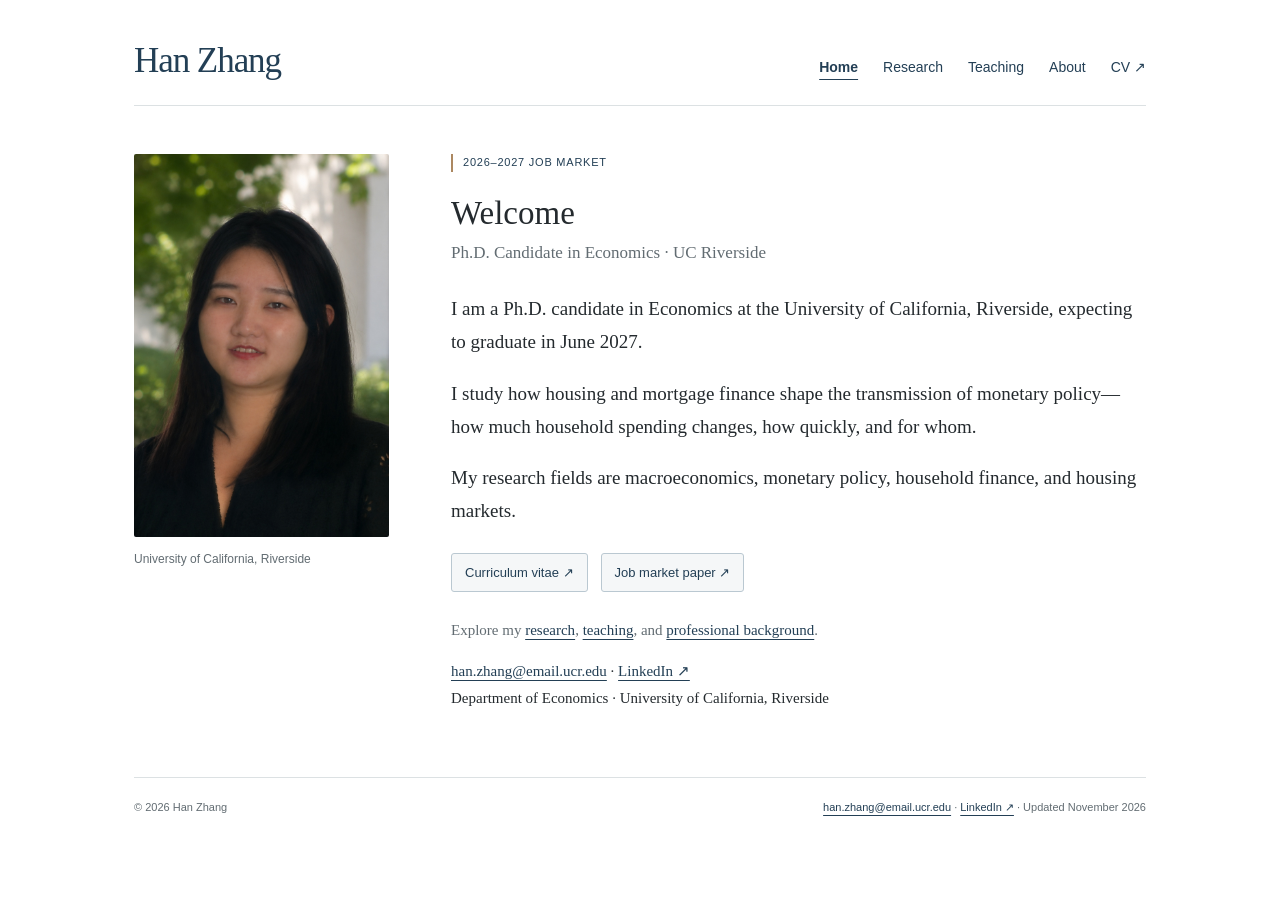
<file: index.html>
<!doctype html>
<html lang="en"><head><meta charset="utf-8"><meta name="viewport" content="width=device-width, initial-scale=1">
<title>Home | Han Zhang | UC Riverside</title><meta name="description" content="Han Zhang, Economics Ph.D. candidate at UC Riverside. Monetary policy, household finance, housing and mortgage refinancing.">
<link rel="canonical" href="https://hanzhang-econ.github.io/"><meta name="theme-color" content="#233f55"><link rel="stylesheet" href="styles.css">
<script>
// Keep bookmarks to the former one-page sections working.
const oldSections = {'#research':'research.html','#teaching':'teaching.html','#experience':'about.html#experience','#awards':'about.html#awards'};
function redirectOldSection() { if (oldSections[location.hash]) location.replace(oldSections[location.hash]); }
redirectOldSection();
window.addEventListener('hashchange', redirectOldSection);
</script>
  <script defer src="https://cloud.umami.is/script.js" data-website-id="b77f5d05-2ca2-4dd0-ac54-45bae30a96ca" data-domains="hanzhang-econ.github.io" data-exclude-search="true" data-exclude-hash="true" data-do-not-track="true"></script>
<meta name="google-site-verification" content="6iMyK_j7DPo3M2GWdz35eQUUkcaRRyH16fN7iAc5J7c">
</head><body><a class="skip" href="#main">Skip to content</a><div class="wrap"><header class="masthead"><a class="brand" href="index.html">Han Zhang</a><nav class="nav" aria-label="Main navigation"><a href="index.html" aria-current="page">Home</a><a href="research.html">Research</a><a href="teaching.html">Teaching</a><a href="about.html">About</a><a href="Han_Zhang_Academic_CV.pdf" data-umami-event="CV PDF click">CV ↗</a></nav></header>
<main id="main" class="home">
<div class="home-photo"><img class="portrait" src="han-zhang.jpg" alt="Han Zhang" width="784" height="1176" fetchpriority="high"><p class="photo-caption">University of California, Riverside</p></div>
<div><p class="market">2026–2027 JOB MARKET</p><h1>Welcome</h1><p class="affiliation">Ph.D. Candidate in Economics · UC Riverside</p>
<div class="intro"><p>I am a Ph.D. candidate in Economics at the University of California, Riverside, expecting to graduate in June 2027.</p><p>I study how housing and mortgage finance shape the transmission of monetary policy—how much household spending changes, how quickly, and for whom.</p><p>My research fields are macroeconomics, monetary policy, household finance, and housing markets.</p></div>
<div class="home-links"><a class="download" href="Han_Zhang_Academic_CV.pdf" data-umami-event="CV PDF click">Curriculum vitae ↗</a><a class="download" href="papers/job-market-paper.pdf" data-umami-event="JMP PDF click">Job market paper ↗</a></div>
<p class="home-more">Explore my <a href="research.html">research</a>, <a href="teaching.html">teaching</a>, and <a href="about.html">professional background</a>.</p>
<p class="contact-text" id="contact"><a href="mailto:han.zhang@email.ucr.edu">han.zhang@email.ucr.edu</a> · <a href="https://www.linkedin.com/in/han-zhang-812bb7201/" data-umami-event="LinkedIn click">LinkedIn ↗</a><br>Department of Economics · University of California, Riverside</p></div></main>
<footer><span>© 2026 Han Zhang</span><span><a href="mailto:han.zhang@email.ucr.edu">han.zhang@email.ucr.edu</a> · <a href="https://www.linkedin.com/in/han-zhang-812bb7201/" data-umami-event="LinkedIn click">LinkedIn ↗</a> · Updated November 2026</span></footer></div></body></html>
</file>
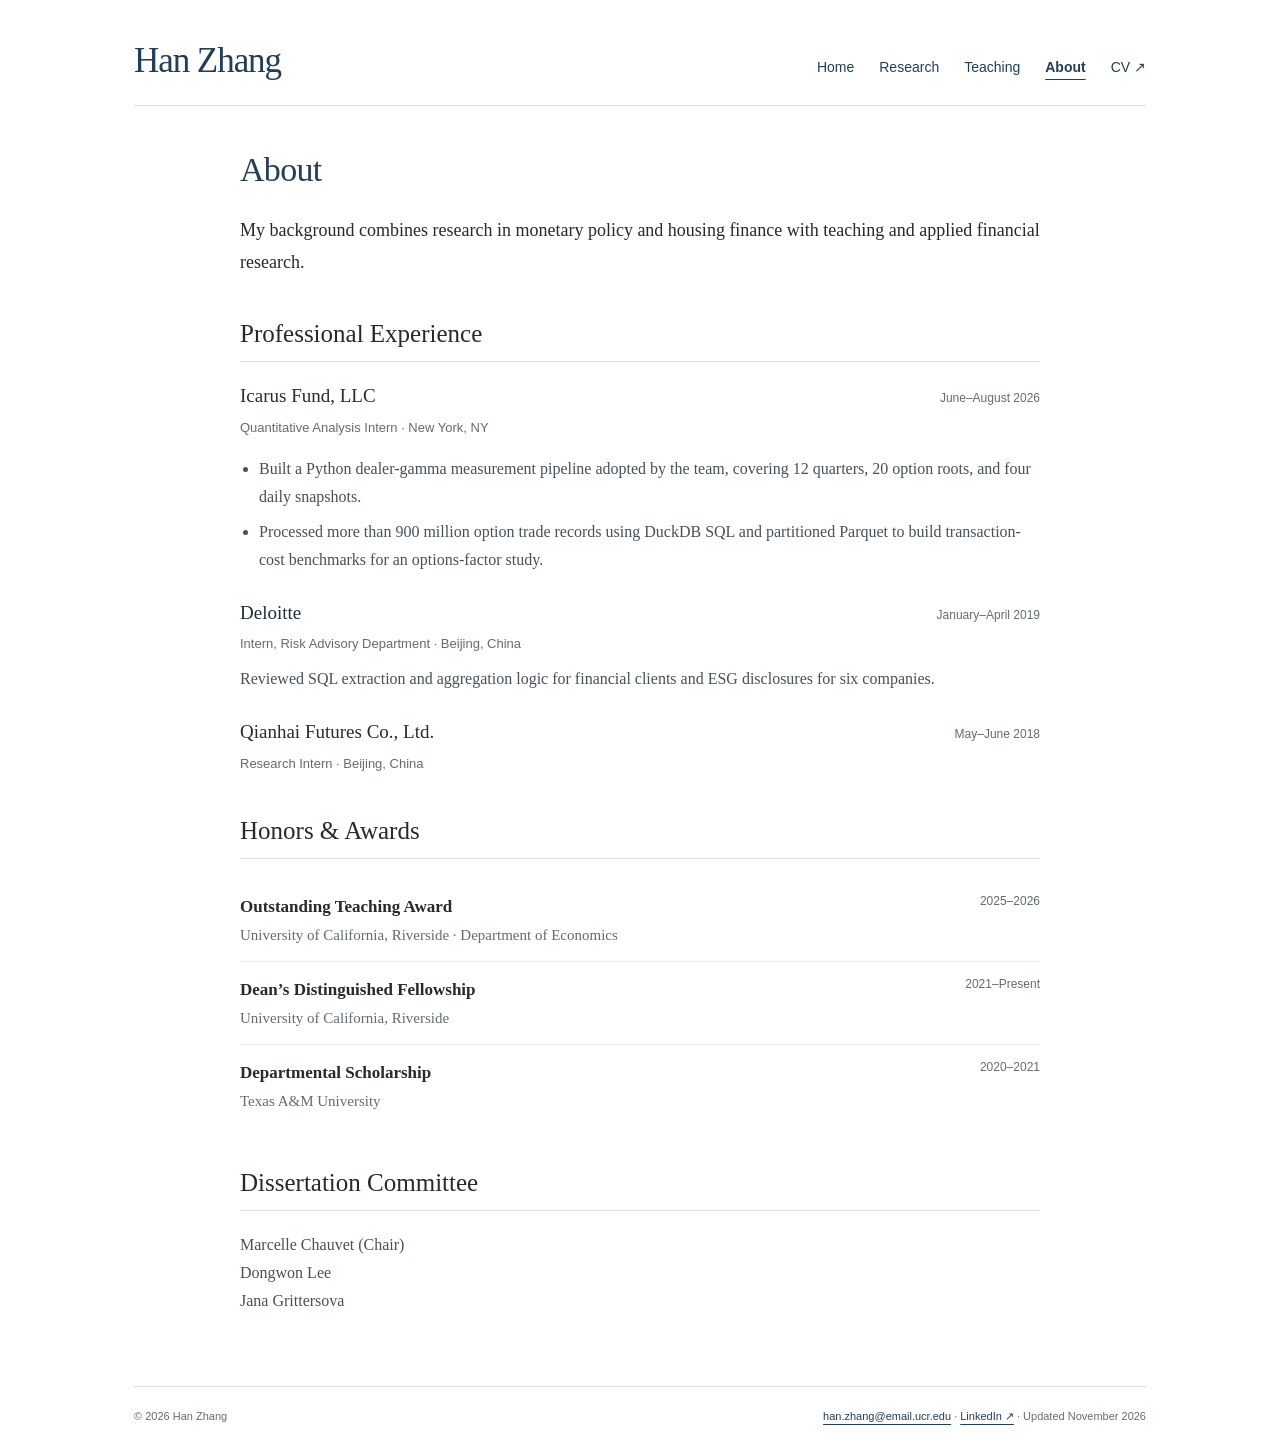
<file: about.html>
<!doctype html>
<html lang="en"><head><meta charset="utf-8"><meta name="viewport" content="width=device-width, initial-scale=1">
<title>About | Han Zhang | UC Riverside</title><meta name="description" content="Han Zhang, Economics Ph.D. candidate at UC Riverside. Monetary policy, household finance, housing and mortgage refinancing.">
<link rel="canonical" href="https://hanzhang-econ.github.io/about.html"><meta name="theme-color" content="#233f55"><link rel="stylesheet" href="styles.css">

  <script defer src="https://cloud.umami.is/script.js" data-website-id="b77f5d05-2ca2-4dd0-ac54-45bae30a96ca" data-domains="hanzhang-econ.github.io" data-exclude-search="true" data-exclude-hash="true" data-do-not-track="true"></script>
</head><body><a class="skip" href="#main">Skip to content</a><div class="wrap"><header class="masthead"><a class="brand" href="index.html">Han Zhang</a><nav class="nav" aria-label="Main navigation"><a href="index.html">Home</a><a href="research.html">Research</a><a href="teaching.html">Teaching</a><a href="about.html" aria-current="page">About</a><a href="Han_Zhang_Academic_CV.pdf" data-umami-event="CV PDF click">CV ↗</a></nav></header>
<main id="main" class="page"><h1 class="page-title">About</h1><p class="lede">My background combines research in monetary policy and housing finance with teaching and applied financial research.</p><section id="experience" class="section" aria-labelledby="experience-heading">
        <h2 id="experience-heading">Professional Experience</h2>
        <article class="experience-entry">
          <div class="entry-head"><h3>Icarus Fund, LLC</h3><span class="date">June–August 2026</span></div>
          <p class="entry-meta">Quantitative Analysis Intern · New York, NY</p>
          <ul class="experience-points"><li>Built a Python dealer-gamma measurement pipeline adopted by the team, covering 12 quarters, 20 option roots, and four daily snapshots.</li><li>Processed more than 900 million option trade records using DuckDB SQL and partitioned Parquet to build transaction-cost benchmarks for an options-factor study.</li></ul>
        </article>
        <article class="experience-entry">
          <div class="entry-head"><h3>Deloitte</h3><span class="date">January–April 2019</span></div>
          <p class="entry-meta">Intern, Risk Advisory Department · Beijing, China</p>
          <p class="experience-description">Reviewed SQL extraction and aggregation logic for financial clients and ESG disclosures for six companies.</p>
        </article>
        <article class="experience-entry">
          <div class="entry-head"><h3>Qianhai Futures Co., Ltd.</h3><span class="date">May–June 2018</span></div>
          <p class="entry-meta">Research Intern · Beijing, China</p>
        </article>
      </section><section id="awards" class="section" aria-labelledby="awards-heading">
        <h2 id="awards-heading">Honors &amp; Awards</h2>
        <ul class="honors-list">
          <li><div><span class="honor-name">Outstanding Teaching Award</span><span class="honor-school">University of California, Riverside · Department of Economics</span></div><span class="date">2025–2026</span></li>
          <li><div><span class="honor-name">Dean’s Distinguished Fellowship</span><span class="honor-school">University of California, Riverside</span></div><span class="date">2021–Present</span></li>
          <li><div><span class="honor-name">Departmental Scholarship</span><span class="honor-school">Texas A&amp;M University</span></div><span class="date">2020–2021</span></li>
        </ul>
      </section><section class="section" aria-labelledby="committee-heading"><h2 id="committee-heading">Dissertation Committee</h2><p class="committee">Marcelle Chauvet (Chair)<br>Dongwon Lee<br>Jana Grittersova</p></section></main>
<footer><span>© 2026 Han Zhang</span><span><a href="mailto:han.zhang@email.ucr.edu">han.zhang@email.ucr.edu</a> · <a href="https://www.linkedin.com/in/han-zhang-812bb7201/" data-umami-event="LinkedIn click">LinkedIn ↗</a> · Updated November 2026</span></footer></div></body></html>
</file>
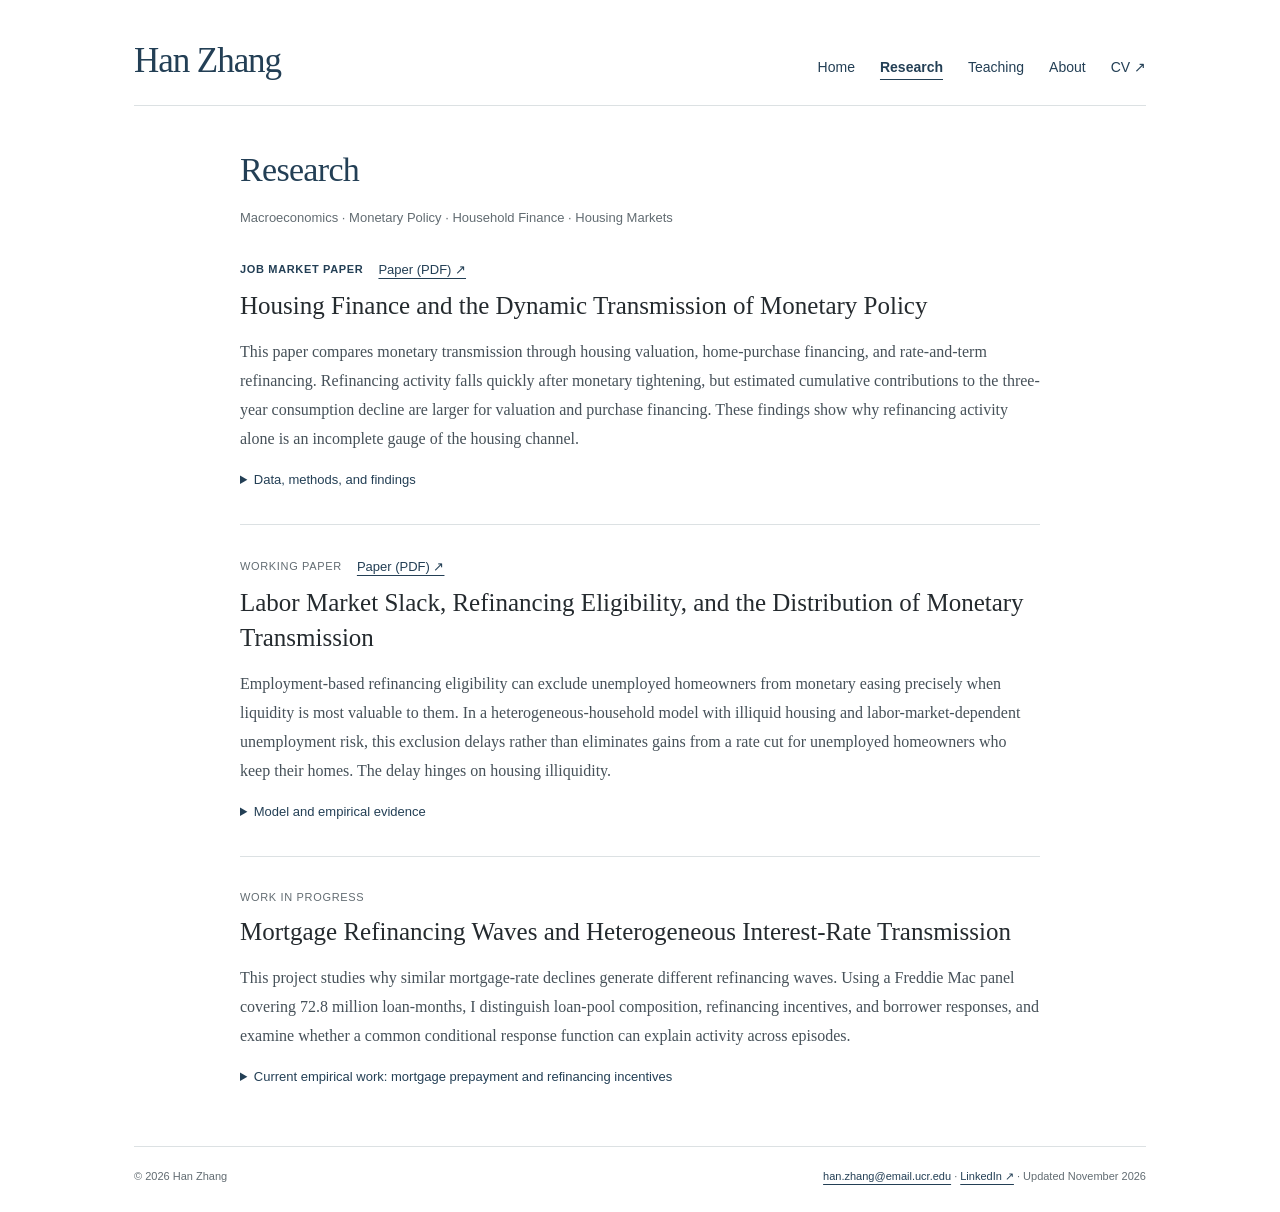
<file: research.html>
<!doctype html>
<html lang="en"><head><meta charset="utf-8"><meta name="viewport" content="width=device-width, initial-scale=1">
<title>Research | Han Zhang | UC Riverside</title><meta name="description" content="Han Zhang, Economics Ph.D. candidate at UC Riverside. Monetary policy, household finance, housing and mortgage refinancing.">
<link rel="canonical" href="https://hanzhang-econ.github.io/research.html"><meta name="theme-color" content="#233f55"><link rel="stylesheet" href="styles.css">

  <script defer src="https://cloud.umami.is/script.js" data-website-id="b77f5d05-2ca2-4dd0-ac54-45bae30a96ca" data-domains="hanzhang-econ.github.io" data-exclude-search="true" data-exclude-hash="true" data-do-not-track="true"></script>
</head><body><a class="skip" href="#main">Skip to content</a><div class="wrap"><header class="masthead"><a class="brand" href="index.html">Han Zhang</a><nav class="nav" aria-label="Main navigation"><a href="index.html">Home</a><a href="research.html" aria-current="page">Research</a><a href="teaching.html">Teaching</a><a href="about.html">About</a><a href="Han_Zhang_Academic_CV.pdf" data-umami-event="CV PDF click">CV ↗</a></nav></header>
<main id="main" class="page"><h1 class="page-title">Research</h1><p class="fields">Macroeconomics · Monetary Policy · Household Finance · Housing Markets</p>
<article class="paper"><div class="paper-meta"><span class="jmp">Job market paper</span><a href="papers/job-market-paper.pdf" data-umami-event="JMP PDF click">Paper (PDF) ↗</a></div>
<h2 style="border:0;padding:0;margin:8px 0 15px">Housing Finance and the Dynamic Transmission of Monetary Policy</h2>
<p>This paper compares monetary transmission through housing valuation, home-purchase financing, and rate-and-term refinancing. Refinancing activity falls quickly after monetary tightening, but estimated cumulative contributions to the three-year consumption decline are larger for valuation and purchase financing. These findings show why refinancing activity alone is an incomplete gauge of the housing channel.</p>
<details><summary>Data, methods, and findings</summary><div class="research-detail"><p>I combine mortgage originations by loan purpose with U.S. macroeconomic data for 1998–2023 in an eight-variable Bayesian structural VAR with stochastic volatility. A first-entry path decomposition compares the three margins on a common consumption scale.</p><p>In the baseline model, posterior medians indicate larger cumulative contributions from valuation- and purchase-entry paths than from refinancing-entry paths. I assess posterior uncertainty and sensitivity to identifying restrictions, distinguishing the speed of mortgage-market adjustment from its cumulative contribution to spending.</p></div></details></article>
<article class="paper"><div class="paper-meta"><span>Working paper</span><a href="papers/labor-market-slack.pdf" data-umami-event="Working paper PDF click">Paper (PDF) ↗</a></div>
<h2 style="border:0;padding:0;margin:8px 0 15px">Labor Market Slack, Refinancing Eligibility, and the Distribution of Monetary Transmission</h2>
<p>Employment-based refinancing eligibility can exclude unemployed homeowners from monetary easing precisely when liquidity is most valuable to them. In a heterogeneous-household model with illiquid housing and labor-market-dependent unemployment risk, this exclusion delays rather than eliminates gains from a rate cut for unemployed homeowners who keep their homes. The delay hinges on housing illiquidity.</p>
<details><summary>Model and empirical evidence</summary><div class="research-detail"><p>The model combines long-term mortgages, illiquid housing, and a frictional labor market, calibrated to CPS labor flows, Freddie Mac rate dynamics, homeownership, and first-time homebuying rates. Liquid-asset holdings provide an untargeted check against SCF data. In model simulations, employment verification delays refinancing by one to two quarters for unemployed homeowners.</p><p>I examine the eligibility mechanism using SCF and PSID data. Families with unemployment spells were about half as likely to refinance in 2009. This household-level evidence is consistent with the eligibility mechanism.</p><p>Separately, HMDA data across 386 metropolitan areas show that the refinancing shortfall in high-unemployment areas was concentrated in applications rather than denials and mostly followed house prices. This regional evidence points to collateral constraints; I do not attribute it to employment-based eligibility.</p></div></details></article>
<article class="paper"><div class="paper-meta"><span>Work in progress</span></div>
<h2 style="border:0;padding:0;margin:8px 0 15px">Mortgage Refinancing Waves and Heterogeneous Interest-Rate Transmission</h2>
<p>This project studies why similar mortgage-rate declines generate different refinancing waves. Using a Freddie Mac panel covering 72.8 million loan-months, I distinguish loan-pool composition, refinancing incentives, and borrower responses, and examine whether a common conditional response function can explain activity across episodes.</p>
<details><summary>Current empirical work: mortgage prepayment and refinancing incentives</summary><div class="research-detail"><p>I construct loan-specific refinancing incentives and benchmark monthly voluntary payoff models on a 2017 origination cohort comprising 1.66 million loan-months. With chronological training, validation, and test splits, XGBoost reduces out-of-time log loss by 7.1% relative to L2-regularized logit on 377,729 test loan-months.</p><p>This benchmark predicts broad voluntary payoff, which includes refinancing and home-sale-related repayment. It does not yet isolate pure refinancing. The improvement in individual probability scores does not translate into lower monthly payoff-count errors, a distinction that matters for the project's micro-to-aggregate question.</p></div></details></article></main>
<footer><span>© 2026 Han Zhang</span><span><a href="mailto:han.zhang@email.ucr.edu">han.zhang@email.ucr.edu</a> · <a href="https://www.linkedin.com/in/han-zhang-812bb7201/" data-umami-event="LinkedIn click">LinkedIn ↗</a> · Updated November 2026</span></footer></div></body></html>
</file>
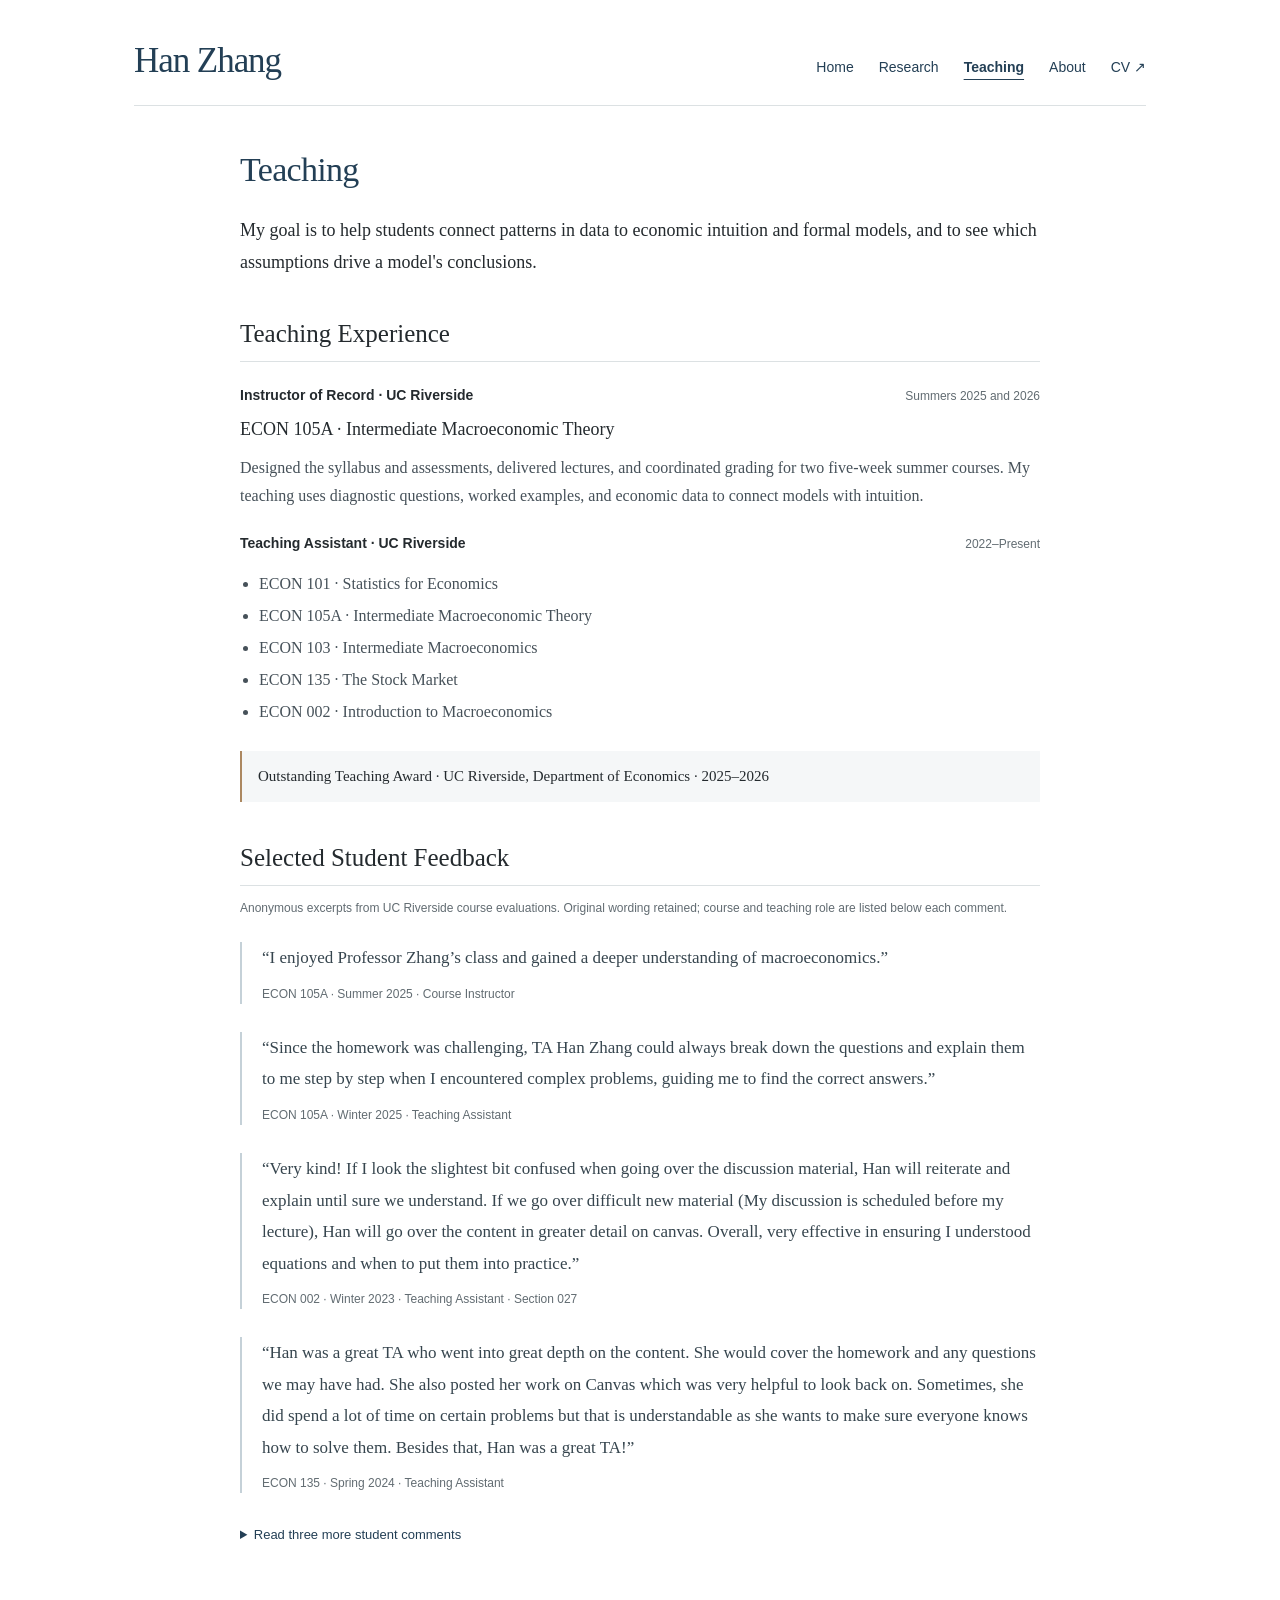
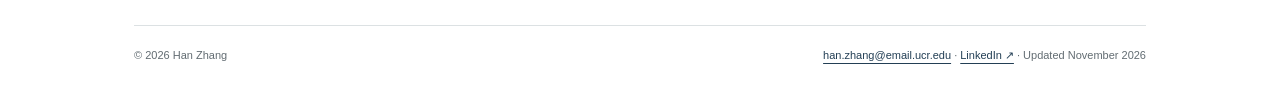
<file: teaching.html>
<!doctype html>
<html lang="en"><head><meta charset="utf-8"><meta name="viewport" content="width=device-width, initial-scale=1">
<title>Teaching | Han Zhang | UC Riverside</title><meta name="description" content="Han Zhang, Economics Ph.D. candidate at UC Riverside. Monetary policy, household finance, housing and mortgage refinancing.">
<link rel="canonical" href="https://hanzhang-econ.github.io/teaching.html"><meta name="theme-color" content="#233f55"><link rel="stylesheet" href="styles.css">

  <script defer src="https://cloud.umami.is/script.js" data-website-id="b77f5d05-2ca2-4dd0-ac54-45bae30a96ca" data-domains="hanzhang-econ.github.io" data-exclude-search="true" data-exclude-hash="true" data-do-not-track="true"></script>
</head><body><a class="skip" href="#main">Skip to content</a><div class="wrap"><header class="masthead"><a class="brand" href="index.html">Han Zhang</a><nav class="nav" aria-label="Main navigation"><a href="index.html">Home</a><a href="research.html">Research</a><a href="teaching.html" aria-current="page">Teaching</a><a href="about.html">About</a><a href="Han_Zhang_Academic_CV.pdf" data-umami-event="CV PDF click">CV ↗</a></nav></header>
<main id="main" class="page"><h1 class="page-title">Teaching</h1><p class="lede">My goal is to help students connect patterns in data to economic intuition and formal models, and to see which assumptions drive a model's conclusions.</p><section id="teaching" class="section" aria-labelledby="teaching-heading">
        <h2 id="teaching-heading">Teaching Experience</h2>
        <div class="teaching-role"><strong>Instructor of Record · UC Riverside</strong><span class="date">Summers 2025 and 2026</span></div>
        <p class="course-title">ECON 105A · Intermediate Macroeconomic Theory</p>
        <p class="teaching-text">Designed the syllabus and assessments, delivered lectures, and coordinated grading for two five-week summer courses. My teaching uses diagnostic questions, worked examples, and economic data to connect models with intuition.</p>
        <div class="teaching-role"><strong>Teaching Assistant · UC Riverside</strong><span class="date">2022–Present</span></div>
        <ul class="courses"><li>ECON 101 · Statistics for Economics</li><li>ECON 105A · Intermediate Macroeconomic Theory</li><li>ECON 103 · Intermediate Macroeconomics</li><li>ECON 135 · The Stock Market</li><li>ECON 002 · Introduction to Macroeconomics</li></ul>
</section><p class="teaching-award">Outstanding Teaching Award · UC Riverside, Department of Economics · 2025–2026</p>
<section class="section" id="feedback" aria-labelledby="feedback-heading"><h2 id="feedback-heading">Selected Student Feedback</h2><p class="feedback-note">Anonymous excerpts from UC Riverside course evaluations. Original wording retained; course and teaching role are listed below each comment.</p><figure class="student-quote"><blockquote>“I enjoyed Professor Zhang’s class and gained a deeper understanding of macroeconomics.”</blockquote><figcaption>ECON 105A · Summer 2025 · Course Instructor</figcaption></figure><figure class="student-quote"><blockquote>“Since the homework was challenging, TA Han Zhang could always break down the questions and explain them to me step by step when I encountered complex problems, guiding me to find the correct answers.”</blockquote><figcaption>ECON 105A · Winter 2025 · Teaching Assistant</figcaption></figure><figure class="student-quote"><blockquote>“Very kind! If I look the slightest bit confused when going over the discussion material, Han will reiterate and explain until sure we understand. If we go over difficult new material (My discussion is scheduled before my lecture), Han will go over the content in greater detail on canvas. Overall, very effective in ensuring I understood equations and when to put them into practice.”</blockquote><figcaption>ECON 002 · Winter 2023 · Teaching Assistant · Section 027</figcaption></figure><figure class="student-quote"><blockquote>“Han was a great TA who went into great depth on the content. She would cover the homework and any questions we may have had. She also posted her work on Canvas which was very helpful to look back on. Sometimes, she did spend a lot of time on certain problems but that is understandable as she wants to make sure everyone knows how to solve them. Besides that, Han was a great TA!”</blockquote><figcaption>ECON 135 · Spring 2024 · Teaching Assistant</figcaption></figure><details class="feedback-more"><summary>Read three more student comments</summary><figure class="student-quote"><blockquote>“She is also extremely available to set up meeting times outside of regular office hours if needed. I would definitely want her as a TA again.”</blockquote><figcaption>ECON 135 · Fall 2024 · Teaching Assistant</figcaption></figure><figure class="student-quote"><blockquote>“She would always come prepared and explain all the difficult topics well.”</blockquote><figcaption>ECON 103 · Winter 2024 · Teaching Assistant</figcaption></figure><figure class="student-quote"><blockquote>“Overall, I think she was a pretty great TA. She knew the topic and came prepared to work on the discussion assignments we had to work on. After working on our own she went through every problem so that we understand better. She was also very nice so there wasn’t any issue with asking questions or talking to her.”</blockquote><figcaption>ECON 002 · Winter 2023 · Teaching Assistant · Section 033</figcaption></figure></details></section></main>
<footer><span>© 2026 Han Zhang</span><span><a href="mailto:han.zhang@email.ucr.edu">han.zhang@email.ucr.edu</a> · <a href="https://www.linkedin.com/in/han-zhang-812bb7201/" data-umami-event="LinkedIn click">LinkedIn ↗</a> · Updated November 2026</span></footer></div></body></html>
</file>
<file: styles.css>
:root{--ink:#242a2e;--muted:#626c72;--accent:#233f55;--rule:#dce1e3;--soft:#f5f7f8}
*{box-sizing:border-box}body{margin:0;background:white;color:var(--ink);font:17px/1.75 Georgia,'Times New Roman',serif;-webkit-font-smoothing:antialiased}a{color:var(--accent);text-underline-offset:4px}a:hover{text-decoration-thickness:2px}a:focus-visible,summary:focus-visible{outline:2px solid var(--accent);outline-offset:5px} .wrap{max-width:1100px;padding:0 44px;margin:auto}.skip{position:absolute;top:-80px;left:16px;background:white;padding:8px;z-index:5}.skip:focus{top:10px}
.masthead{display:flex;justify-content:space-between;align-items:baseline;gap:25px;padding:40px 0 23px;border-bottom:1px solid var(--rule)}.brand{font-size:35px;letter-spacing:-.03em;line-height:1.2;text-decoration:none}.nav{display:flex;flex-wrap:wrap;gap:25px;font:14px/1.7 Arial,Helvetica,sans-serif}.nav a{text-decoration:none}.nav a:hover,.nav a[aria-current]{text-decoration:underline;text-underline-offset:7px}.nav a[aria-current]{font-weight:600}
.home{display:grid;grid-template-columns:255px minmax(0,1fr);gap:62px;padding:48px 0 50px;align-items:start}.portrait{display:block;width:100%;height:auto;aspect-ratio:2/3;border-radius:2px}.photo-caption{font:12px/1.7 Arial,Helvetica,sans-serif;color:var(--muted);margin-top:12px}.home h1{font-size:33px;margin:0 0 4px;font-weight:normal;line-height:1.3}.affiliation{margin:0 0 24px;color:var(--muted);font-size:17px}.intro{font-size:19px;line-height:1.75}.intro p{margin:0 0 18px}.market{font:11px/1.6 Arial,Helvetica,sans-serif;letter-spacing:.07em;color:var(--accent);border-left:2px solid #ac8861;padding-left:10px;margin:0 0 20px}.home-links{display:flex;gap:13px;flex-wrap:wrap;margin:25px 0}.download{font:13px/1.5 Arial,Helvetica,sans-serif;border:1px solid #bac8d1;border-radius:3px;padding:9px 13px;text-decoration:none;background:var(--soft)}.download:hover{background:#eaf0f4}.contact-text{font-size:15px;line-height:1.8}.home-more{font-size:15px;color:var(--muted)}
.page{max-width:800px;margin:0 auto;padding:42px 0 55px}.page-title{font-size:34px;font-weight:normal;line-height:1.3;margin:0 0 23px;color:var(--accent);letter-spacing:-.02em}.lede{font-size:18px;line-height:1.75;margin:0 0 30px}.section{margin:38px 0 0;scroll-margin-top:24px}.section:first-child{margin-top:0}h2{font-size:25px;font-weight:normal;margin:0 0 20px;padding-bottom:10px;border-bottom:1px solid var(--rule);line-height:1.4}h3{font-size:22px;font-weight:normal;color:#202e38;line-height:1.45;margin:8px 0 13px}.paper{margin:0 0 32px;padding-bottom:30px;border-bottom:1px solid var(--rule)}.paper:last-child{border:0;padding:0;margin:0}.paper-meta{display:flex;gap:15px;align-items:center;font:11px/1.6 Arial,Helvetica,sans-serif;text-transform:uppercase;letter-spacing:.06em;color:var(--muted)}.paper-meta .jmp{color:var(--accent);font-weight:600}.paper-meta a{text-transform:none;letter-spacing:0;font-size:13px}.paper p{font-size:16px;line-height:1.8;margin:0 0 12px;color:#465159}.fields{font:13px/1.8 Arial,Helvetica,sans-serif;color:var(--muted);margin:-9px 0 30px}details{margin-top:12px}summary{cursor:pointer;width:fit-content;font:13px/1.7 Arial,Helvetica,sans-serif;color:var(--accent);padding:3px 0}details[open] summary{margin-bottom:15px}.research-detail{border-left:2px solid var(--rule);padding-left:18px}.research-detail p:last-child{margin-bottom:0}
.teaching-role,.entry-head{display:flex;justify-content:space-between;align-items:baseline;gap:18px;margin:22px 0 7px}.teaching-role{font:14px/1.6 Arial,Helvetica,sans-serif}.date{font:12px/1.6 Arial,Helvetica,sans-serif;color:var(--muted);white-space:nowrap}.course-title{font-size:18px;margin:0 0 9px}.teaching-text,.experience-description{font-size:16px;color:#465159;margin:0}.courses{font-size:16px;color:#465159;padding-left:19px}.courses li{margin:4px 0}.feedback-note{font:12px/1.7 Arial,Helvetica,sans-serif;color:var(--muted);margin:-8px 0 24px}.student-quote{margin:0 0 28px;padding:0 0 0 20px;border-left:2px solid #c5d1d8}.student-quote blockquote{margin:0;font-size:17px;line-height:1.85;color:#36454e}.student-quote figcaption{margin-top:10px;font:12px/1.7 Arial,Helvetica,sans-serif;color:var(--muted)}.feedback-more{margin-top:0}.feedback-more summary{margin-bottom:20px}.teaching-award{font-size:15px;padding:12px 16px;background:var(--soft);border-left:2px solid #ac8861;margin:25px 0}
.experience-entry{margin-bottom:25px}.experience-entry:last-child{margin-bottom:0}.entry-head{margin-top:0}.entry-head h3{font-size:19px;margin:0}.entry-meta{font:13px/1.7 Arial,Helvetica,sans-serif;color:var(--muted);margin:0 0 10px}.experience-points{font-size:16px;padding-left:19px;color:#465159}.experience-points li{margin:7px 0}.honors-list{list-style:none;padding:0;margin:0}.honors-list li{display:flex;justify-content:space-between;gap:20px;padding:13px 0;border-bottom:1px solid #edf0f1}.honors-list li:last-child{border:0}.honor-name{display:block;font-size:17px;font-weight:bold}.honor-school{display:block;font-size:15px;color:var(--muted)}.committee{font-size:16px;color:#465159}footer{display:flex;justify-content:space-between;gap:20px;border-top:1px solid var(--rule);padding:20px 0 26px;font:11px/1.7 Arial,Helvetica,sans-serif;color:var(--muted)}
@media(max-width:800px){.wrap{padding:0 28px}.home{grid-template-columns:220px minmax(0,1fr);gap:34px}.nav{gap:18px}.intro{font-size:17px}}
@media(max-width:620px){.wrap{padding:0 23px}.masthead{display:block;padding:25px 0 19px}.nav{margin-top:18px;gap:16px}.brand{font-size:32px}.home{display:flex;flex-direction:column;gap:25px;padding:28px 0 35px}.home-photo{width:190px}.home h1{font-size:29px}.intro{font-size:17px}.affiliation{font-size:16px}.page{padding:28px 0 38px}.page-title{font-size:30px}.lede{font-size:17px}.entry-head,.teaching-role{flex-wrap:wrap;gap:3px 12px}.honors-list li{display:block}.honors-list .date{display:block;margin-top:4px}.student-quote{padding-left:14px}.student-quote blockquote{font-size:16px}h2{font-size:24px}h3{font-size:21px}footer{flex-wrap:wrap;gap:6px}}
@media print{.nav,.skip,footer,.home-photo{display:none}.wrap{max-width:none;padding:0}.page{max-width:none}.home{display:block}.masthead{padding-top:0}a{color:inherit}}
</file>
